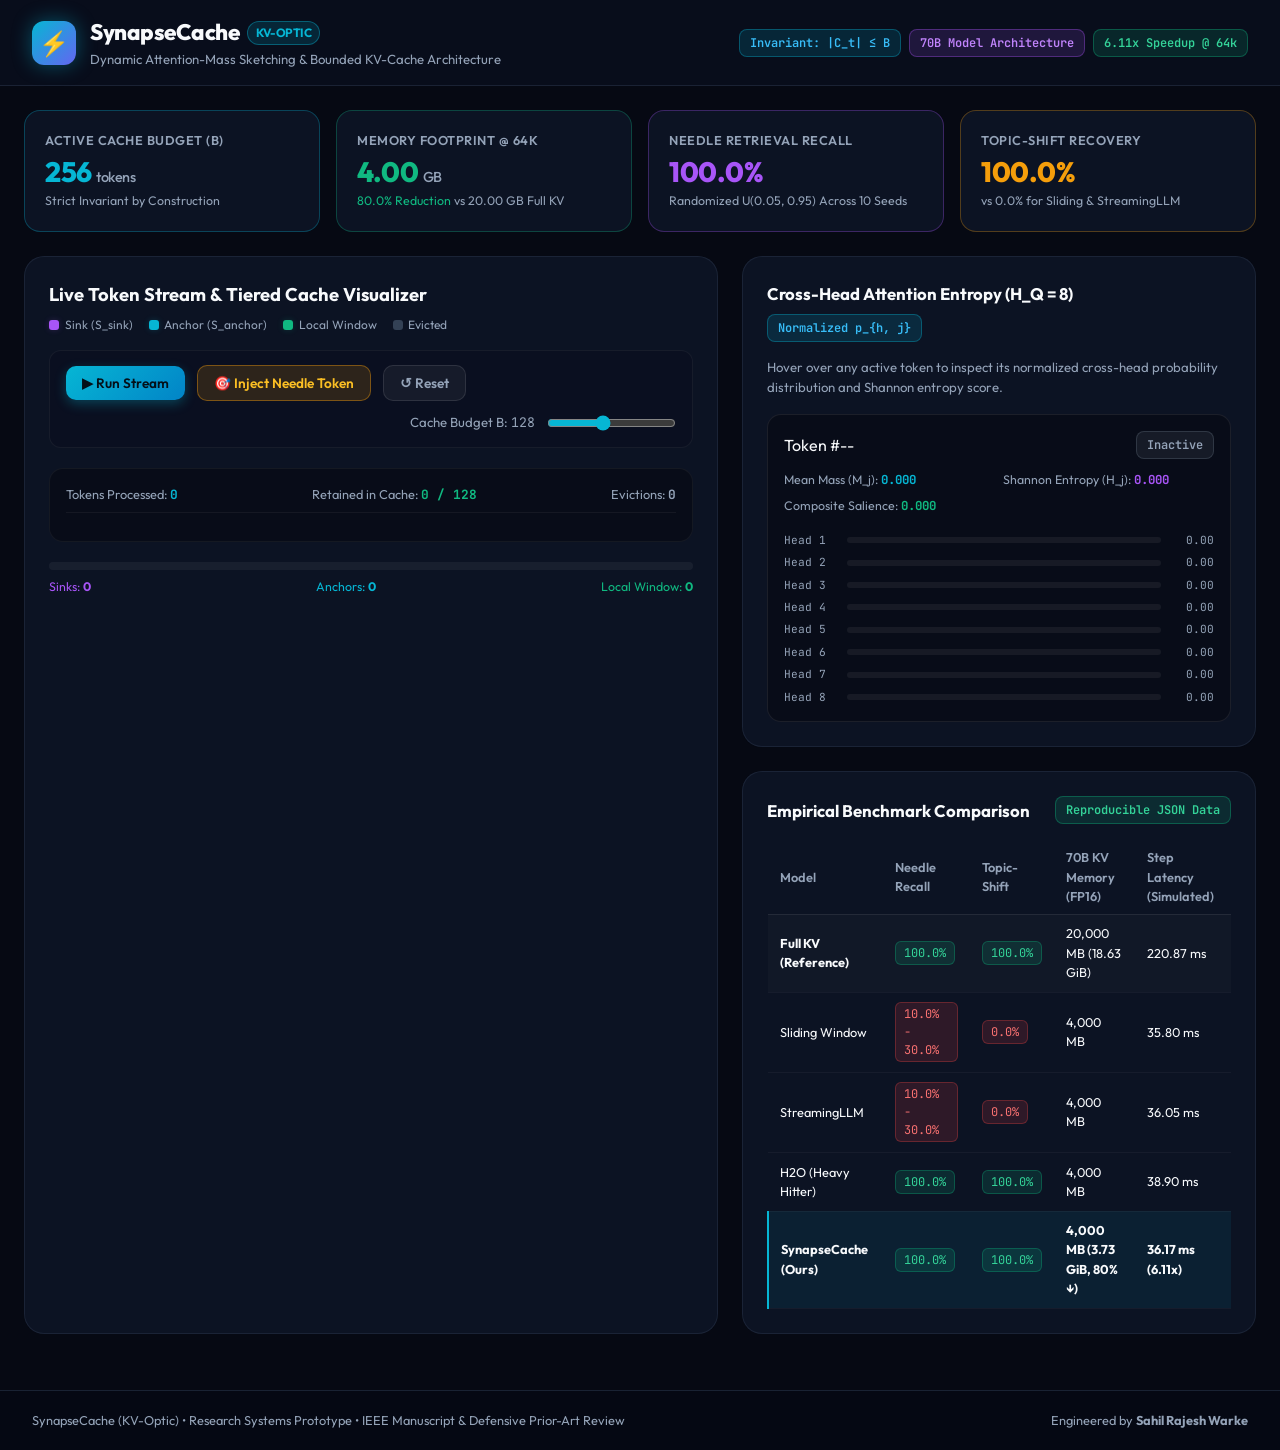
<file: index.html>
<!DOCTYPE html>
<html lang="en">
<head>
  <meta charset="UTF-8">
  <meta name="viewport" content="width=device-width, initial-scale=1.0">
  <title>SynapseCache (KV-Optic) - Bounded-Memory Attention-Entropy Workbench</title>
  <link rel="preconnect" href="https://fonts.googleapis.com">
  <link rel="preconnect" href="https://fonts.gstatic.com" crossorigin>
  <link href="https://fonts.googleapis.com/css2?family=JetBrains+Mono:wght@400;500;700&family=Outfit:wght@400;600;700;800&display=swap" rel="stylesheet">
  <link rel="stylesheet" href="styles.css">
</head>
<body>

  <!-- Top Header & Navigation -->
  <header class="header">
    <div class="header-content">
      <div class="brand">
        <div class="brand-icon">⚡</div>
        <div>
          <h1>SynapseCache <span class="brand-badge">KV-Optic</span></h1>
          <p class="brand-sub">Dynamic Attention-Mass Sketching &amp; Bounded KV-Cache Architecture</p>
        </div>
      </div>
      <div class="header-badges">
        <span class="badge badge-cyan">Invariant: |C_t| ≤ B</span>
        <span class="badge badge-purple">70B Model Architecture</span>
        <span class="badge badge-emerald">6.11x Speedup @ 64k</span>
      </div>
    </div>
  </header>

  <main class="main-container">

    <!-- Metrics Stat Bar -->
    <section class="stat-grid">
      <div class="stat-card border-cyan">
        <div class="stat-label">Active Cache Budget (B)</div>
        <div class="stat-value text-cyan" id="stat-budget">256 <span class="stat-unit">tokens</span></div>
        <div class="stat-sub">Strict Invariant by Construction</div>
      </div>
      <div class="stat-card border-emerald">
        <div class="stat-label">Memory Footprint @ 64k</div>
        <div class="stat-value text-emerald">4.00 <span class="stat-unit">GB</span></div>
        <div class="stat-sub"><span class="text-emerald font-bold">80.0% Reduction</span> vs 20.00 GB Full KV</div>
      </div>
      <div class="stat-card border-purple">
        <div class="stat-label">Needle Retrieval Recall</div>
        <div class="stat-value text-purple">100.0%</div>
        <div class="stat-sub">Randomized U(0.05, 0.95) Across 10 Seeds</div>
      </div>
      <div class="stat-card border-amber">
        <div class="stat-label">Topic-Shift Recovery</div>
        <div class="stat-value text-amber">100.0%</div>
        <div class="stat-sub">vs 0.0% for Sliding &amp; StreamingLLM</div>
      </div>
    </section>

    <!-- Main Interactive Workspace -->
    <div class="workspace-grid">

      <!-- Left Column: Live Token Stream Simulator -->
      <section class="panel token-panel">
        <div class="panel-header">
          <h2>Live Token Stream &amp; Tiered Cache Visualizer</h2>
          <div class="tier-legend">
            <span class="legend-item"><span class="dot dot-sink"></span> Sink (S_sink)</span>
            <span class="legend-item"><span class="dot dot-anchor"></span> Anchor (S_anchor)</span>
            <span class="legend-item"><span class="dot dot-local"></span> Local Window</span>
            <span class="legend-item"><span class="dot dot-evicted"></span> Evicted</span>
          </div>
        </div>

        <div class="controls-bar">
          <button id="btn-stream" class="btn btn-primary">▶ Run Stream</button>
          <button id="btn-inject-needle" class="btn btn-needle">🎯 Inject Needle Token</button>
          <button id="btn-reset" class="btn btn-secondary">↺ Reset</button>
          <div class="control-group">
            <label for="slider-budget">Cache Budget B: <span id="val-budget" class="font-mono">128</span></label>
            <input type="range" id="slider-budget" min="32" max="256" step="16" value="128">
          </div>
        </div>

        <!-- Token Grid Canvas -->
        <div class="token-canvas-container">
          <div class="token-info-header">
            <span>Tokens Processed: <strong id="val-tokens-seen" class="font-mono text-cyan">0</strong></span>
            <span>Retained in Cache: <strong id="val-retained" class="font-mono text-emerald">0 / 128</strong></span>
            <span>Evictions: <strong id="val-evictions" class="font-mono text-slate">0</strong></span>
          </div>
          <div class="token-grid" id="token-grid">
            <!-- Dynamically populated tokens -->
          </div>
        </div>

        <!-- Tier Breakdown Bar -->
        <div class="tier-progress-container">
          <div class="tier-progress-bar">
            <div id="bar-sink" class="bar-segment bar-sink" style="width: 5%;"></div>
            <div id="bar-anchor" class="bar-segment bar-anchor" style="width: 45%;"></div>
            <div id="bar-local" class="bar-segment bar-local" style="width: 50%;"></div>
          </div>
          <div class="tier-counts">
            <span class="text-sink">Sinks: <strong id="count-sink">4</strong></span>
            <span class="text-anchor">Anchors: <strong id="count-anchor">0</strong></span>
            <span class="text-local">Local Window: <strong id="count-local">0</strong></span>
          </div>
        </div>
      </section>

      <!-- Right Column: Cross-Head Attention & Empirical Data -->
      <div class="right-stack">

        <!-- Cross-Head Attention Entropy Heatmap -->
        <section class="panel entropy-panel">
          <div class="panel-header">
            <h3>Cross-Head Attention Entropy (H_Q = 8)</h3>
            <span class="badge badge-cyan text-xs">Normalized p_{h, j}</span>
          </div>
          <p class="panel-desc">Hover over any active token to inspect its normalized cross-head probability distribution and Shannon entropy score.</p>
          <div class="inspector-card" id="inspector-card">
            <div class="inspector-header">
              <span id="inspect-token-name" class="font-bold text-white">Token #--</span>
              <span id="inspect-tier-badge" class="badge badge-slate">Inactive</span>
            </div>
            <div class="entropy-metrics">
              <div>Mean Mass (M_j): <strong id="inspect-mass" class="font-mono text-cyan">0.000</strong></div>
              <div>Shannon Entropy (H_j): <strong id="inspect-entropy" class="font-mono text-purple">0.000</strong></div>
              <div>Composite Salience: <strong id="inspect-salience" class="font-mono text-emerald">0.000</strong></div>
            </div>
            <div class="head-bars-container" id="head-bars">
              <!-- 8 Head bars -->
            </div>
          </div>
        </section>

        <!-- Empirical Benchmark Comparison Table -->
        <section class="panel benchmark-panel">
          <div class="panel-header">
            <h3>Empirical Benchmark Comparison</h3>
            <span class="badge badge-emerald text-xs">Reproducible JSON Data</span>
          </div>
          <table class="benchmark-table">
            <thead>
              <tr>
                <th>Model</th>
                <th>Needle Recall</th>
                <th>Topic-Shift</th>
                <th>70B KV Memory (FP16)</th>
                <th>Step Latency (Simulated)</th>
              </tr>
            </thead>
            <tbody>
              <tr class="row-reference">
                <td><strong>Full KV (Reference)</strong></td>
                <td><span class="pill pill-green">100.0%</span></td>
                <td><span class="pill pill-green">100.0%</span></td>
                <td>20,000 MB (18.63 GiB)</td>
                <td>220.87 ms</td>
              </tr>
              <tr>
                <td>Sliding Window</td>
                <td><span class="pill pill-red">10.0% - 30.0%</span></td>
                <td><span class="pill pill-red">0.0%</span></td>
                <td>4,000 MB</td>
                <td>35.80 ms</td>
              </tr>
              <tr>
                <td>StreamingLLM</td>
                <td><span class="pill pill-red">10.0% - 30.0%</span></td>
                <td><span class="pill pill-red">0.0%</span></td>
                <td>4,000 MB</td>
                <td>36.05 ms</td>
              </tr>
              <tr>
                <td>H2O (Heavy Hitter)</td>
                <td><span class="pill pill-green">100.0%</span></td>
                <td><span class="pill pill-green">100.0%</span></td>
                <td>4,000 MB</td>
                <td>38.90 ms</td>
              </tr>
              <tr class="row-highlight">
                <td><strong>SynapseCache (Ours)</strong></td>
                <td><span class="pill pill-green font-bold">100.0%</span></td>
                <td><span class="pill pill-green font-bold">100.0%</span></td>
                <td><strong>4,000 MB (3.73 GiB, 80% &darr;)</strong></td>
                <td><strong>36.17 ms (6.11x)</strong></td>
              </tr>
            </tbody>
          </table>
        </section>

      </div>
    </div>

  </main>

  <footer class="footer">
    <div class="footer-content">
      <span>SynapseCache (KV-Optic) &bull; Research Systems Prototype &bull; IEEE Manuscript &amp; Defensive Prior-Art Review</span>
      <span>Engineered by <strong>Sahil Rajesh Warke</strong></span>
    </div>
  </footer>

  <script src="app.js"></script>
</body>
</html>
</file>
<file: styles.css>
:root {
  --bg-dark: #060913;
  --panel-bg: rgba(15, 23, 42, 0.75);
  --panel-border: rgba(30, 41, 59, 0.8);
  --cyan-primary: #06b6d4;
  --cyan-glow: rgba(6, 182, 212, 0.2);
  --purple-sink: #a855f7;
  --purple-glow: rgba(168, 85, 247, 0.2);
  --emerald-local: #10b981;
  --emerald-glow: rgba(16, 185, 129, 0.2);
  --amber-needle: #f59e0b;
  --slate-evicted: #334155;
  --text-main: #f8fafc;
  --text-muted: #94a3b8;
}

* {
  margin: 0;
  padding: 0;
  box-sizing: border-box;
}

body {
  font-family: 'Outfit', -apple-system, sans-serif;
  background-color: var(--bg-dark);
  color: var(--text-main);
  line-height: 1.5;
  min-height: 100vh;
  display: flex;
  flex-direction: column;
}

.font-mono {
  font-family: 'JetBrains Mono', monospace;
}

/* Header */
.header {
  background: rgba(10, 15, 30, 0.85);
  backdrop-filter: blur(12px);
  border-bottom: 1px solid var(--panel-border);
  padding: 1rem 2rem;
  position: sticky;
  top: 0;
  z-index: 50;
}

.header-content {
  max-width: 1400px;
  margin: 0 auto;
  display: flex;
  align-items: center;
  justify-content: space-between;
  flex-wrap: wrap;
  gap: 1rem;
}

.brand {
  display: flex;
  align-items: center;
  gap: 0.875rem;
}

.brand-icon {
  width: 44px;
  height: 44px;
  border-radius: 12px;
  background: linear-gradient(135deg, #06b6d4, #6366f1);
  display: flex;
  align-items: center;
  justify-content: center;
  font-size: 1.5rem;
  box-shadow: 0 0 20px rgba(6, 182, 212, 0.4);
}

.brand h1 {
  font-size: 1.4rem;
  font-weight: 800;
  letter-spacing: -0.5px;
  display: flex;
  align-items: center;
  gap: 0.5rem;
}

.brand-badge {
  font-size: 0.75rem;
  font-weight: 700;
  padding: 2px 8px;
  border-radius: 9999px;
  background: rgba(6, 182, 212, 0.15);
  border: 1px solid rgba(6, 182, 212, 0.4);
  color: var(--cyan-primary);
  text-transform: uppercase;
}

.brand-sub {
  font-size: 0.825rem;
  color: var(--text-muted);
}

.header-badges {
  display: flex;
  align-items: center;
  gap: 0.5rem;
  flex-wrap: wrap;
}

.badge {
  font-size: 0.75rem;
  font-weight: 600;
  padding: 4px 10px;
  border-radius: 8px;
  font-family: 'JetBrains Mono', monospace;
}

.badge-cyan {
  background: rgba(6, 182, 212, 0.15);
  border: 1px solid rgba(6, 182, 212, 0.35);
  color: #38bdf8;
}

.badge-purple {
  background: rgba(168, 85, 247, 0.15);
  border: 1px solid rgba(168, 85, 247, 0.35);
  color: #c084fc;
}

.badge-emerald {
  background: rgba(16, 185, 129, 0.15);
  border: 1px solid rgba(16, 185, 129, 0.35);
  color: #34d399;
}

.badge-slate {
  background: rgba(148, 163, 184, 0.1);
  border: 1px solid rgba(148, 163, 184, 0.2);
  color: var(--text-muted);
}

/* Container */
.main-container {
  max-width: 1400px;
  margin: 1.5rem auto;
  padding: 0 1.5rem;
  width: 100%;
  flex: 1;
}

/* Stat Grid */
.stat-grid {
  display: grid;
  grid-template-columns: repeat(auto-fit, minmax(260px, 1fr));
  gap: 1rem;
  margin-bottom: 1.5rem;
}

.stat-card {
  background: var(--panel-bg);
  backdrop-filter: blur(10px);
  border: 1px solid var(--panel-border);
  border-radius: 16px;
  padding: 1.25rem;
  transition: transform 0.2s, box-shadow 0.2s;
}

.stat-card:hover {
  transform: translateY(-2px);
}

.stat-card.border-cyan { border-color: rgba(6, 182, 212, 0.3); }
.stat-card.border-emerald { border-color: rgba(16, 185, 129, 0.3); }
.stat-card.border-purple { border-color: rgba(168, 85, 247, 0.3); }
.stat-card.border-amber { border-color: rgba(245, 158, 11, 0.3); }

.stat-label {
  font-size: 0.8rem;
  font-weight: 600;
  text-transform: uppercase;
  letter-spacing: 0.5px;
  color: var(--text-muted);
  margin-bottom: 0.25rem;
}

.stat-value {
  font-size: 1.75rem;
  font-weight: 800;
  font-family: 'Outfit', sans-serif;
  letter-spacing: -0.5px;
  line-height: 1.2;
}

.stat-unit {
  font-size: 0.9rem;
  font-weight: 500;
  color: var(--text-muted);
}

.stat-sub {
  font-size: 0.775rem;
  color: var(--text-muted);
  margin-top: 0.25rem;
}

.text-cyan { color: var(--cyan-primary); }
.text-emerald { color: var(--emerald-local); }
.text-purple { color: var(--purple-sink); }
.text-amber { color: var(--amber-needle); }
.text-slate { color: var(--text-muted); }

/* Workspace Grid */
.workspace-grid {
  display: grid;
  grid-template-columns: 1.35fr 1fr;
  gap: 1.5rem;
}

@media (max-width: 1024px) {
  .workspace-grid {
    grid-template-columns: 1fr;
  }
}

.panel {
  background: var(--panel-bg);
  backdrop-filter: blur(10px);
  border: 1px solid var(--panel-border);
  border-radius: 20px;
  padding: 1.5rem;
}

.panel-header {
  display: flex;
  justify-content: space-between;
  align-items: center;
  margin-bottom: 1rem;
  flex-wrap: wrap;
  gap: 0.5rem;
}

.panel-header h2 {
  font-size: 1.15rem;
  font-weight: 700;
}

.panel-header h3 {
  font-size: 1.05rem;
  font-weight: 700;
}

.panel-desc {
  font-size: 0.825rem;
  color: var(--text-muted);
  margin-bottom: 1rem;
}

/* Legend */
.tier-legend {
  display: flex;
  align-items: center;
  gap: 1rem;
  font-size: 0.75rem;
  color: var(--text-muted);
  flex-wrap: wrap;
}

.legend-item {
  display: flex;
  align-items: center;
  gap: 0.35rem;
}

.dot {
  width: 10px;
  height: 10px;
  border-radius: 3px;
  display: inline-block;
}

.dot-sink { background: var(--purple-sink); box-shadow: 0 0 6px var(--purple-glow); }
.dot-anchor { background: var(--cyan-primary); box-shadow: 0 0 6px var(--cyan-glow); }
.dot-local { background: var(--emerald-local); box-shadow: 0 0 6px var(--emerald-glow); }
.dot-evicted { background: var(--slate-evicted); }

/* Controls */
.controls-bar {
  display: flex;
  align-items: center;
  gap: 0.75rem;
  flex-wrap: wrap;
  padding: 0.875rem 1rem;
  background: rgba(10, 15, 30, 0.6);
  border: 1px solid rgba(255, 255, 255, 0.05);
  border-radius: 12px;
  margin-bottom: 1.25rem;
}

.btn {
  font-family: 'Outfit', sans-serif;
  font-weight: 600;
  font-size: 0.85rem;
  padding: 0.5rem 1rem;
  border-radius: 10px;
  border: none;
  cursor: pointer;
  transition: all 0.2s;
}

.btn-primary {
  background: linear-gradient(135deg, #06b6d4, #0284c7);
  color: #041019;
  box-shadow: 0 4px 12px rgba(6, 182, 212, 0.3);
}

.btn-primary:hover {
  filter: brightness(1.1);
  transform: translateY(-1px);
}

.btn-needle {
  background: rgba(245, 158, 11, 0.15);
  border: 1px solid rgba(245, 158, 11, 0.4);
  color: #fbbf24;
}

.btn-needle:hover {
  background: rgba(245, 158, 11, 0.25);
}

.btn-secondary {
  background: rgba(255, 255, 255, 0.05);
  border: 1px solid rgba(255, 255, 255, 0.1);
  color: var(--text-muted);
}

.btn-secondary:hover {
  background: rgba(255, 255, 255, 0.1);
  color: #fff;
}

.control-group {
  margin-left: auto;
  display: flex;
  align-items: center;
  gap: 0.75rem;
  font-size: 0.825rem;
  color: var(--text-muted);
}

input[type="range"] {
  accent-color: var(--cyan-primary);
  cursor: pointer;
}

/* Token Canvas */
.token-canvas-container {
  background: rgba(8, 12, 22, 0.8);
  border: 1px solid rgba(255, 255, 255, 0.05);
  border-radius: 14px;
  padding: 1rem;
  margin-bottom: 1.25rem;
}

.token-info-header {
  display: flex;
  justify-content: space-between;
  font-size: 0.8rem;
  color: var(--text-muted);
  border-bottom: 1px solid rgba(255, 255, 255, 0.05);
  padding-bottom: 0.5rem;
  margin-bottom: 0.75rem;
}

.token-grid {
  display: flex;
  flex-wrap: wrap;
  gap: 4px;
  max-height: 280px;
  overflow-y: auto;
  padding-right: 4px;
}

.token-pill {
  width: 28px;
  height: 28px;
  border-radius: 6px;
  font-size: 0.65rem;
  font-family: 'JetBrains Mono', monospace;
  font-weight: 700;
  display: flex;
  align-items: center;
  justify-content: center;
  cursor: pointer;
  transition: transform 0.15s, box-shadow 0.15s;
  user-select: none;
}

.token-pill:hover {
  transform: scale(1.2);
  z-index: 10;
}

.pill-sink {
  background: rgba(168, 85, 247, 0.25);
  border: 1px solid var(--purple-sink);
  color: #e9d5ff;
}

.pill-anchor {
  background: rgba(6, 182, 212, 0.25);
  border: 1px solid var(--cyan-primary);
  color: #cffafe;
  box-shadow: 0 0 8px rgba(6, 182, 212, 0.3);
}

.pill-local {
  background: rgba(16, 185, 129, 0.2);
  border: 1px solid var(--emerald-local);
  color: #a7f3d0;
}

.pill-evicted {
  background: rgba(51, 65, 85, 0.3);
  border: 1px solid rgba(51, 65, 85, 0.6);
  color: #64748b;
  opacity: 0.45;
}

.pill-needle {
  background: rgba(245, 158, 11, 0.35);
  border: 2px solid var(--amber-needle);
  color: #fef3c7;
  box-shadow: 0 0 12px rgba(245, 158, 11, 0.6);
  animation: pulse 1.5s infinite alternate;
}

@keyframes pulse {
  from { transform: scale(1); }
  to { transform: scale(1.15); }
}

/* Tier Progress */
.tier-progress-container {
  display: flex;
  flex-direction: column;
  gap: 0.5rem;
}

.tier-progress-bar {
  display: flex;
  height: 8px;
  border-radius: 4px;
  overflow: hidden;
  background: rgba(255, 255, 255, 0.05);
}

.bar-segment {
  height: 100%;
  transition: width 0.3s;
}

.bar-sink { background: var(--purple-sink); }
.bar-anchor { background: var(--cyan-primary); }
.bar-local { background: var(--emerald-local); }

.tier-counts {
  display: flex;
  justify-content: space-between;
  font-size: 0.775rem;
}

.text-sink { color: var(--purple-sink); }
.text-anchor { color: var(--cyan-primary); }
.text-local { color: var(--emerald-local); }

/* Right Stack */
.right-stack {
  display: flex;
  flex-direction: column;
  gap: 1.5rem;
}

/* Inspector Card */
.inspector-card {
  background: rgba(8, 12, 22, 0.8);
  border: 1px solid rgba(255, 255, 255, 0.08);
  border-radius: 14px;
  padding: 1rem;
}

.inspector-header {
  display: flex;
  justify-content: space-between;
  align-items: center;
  margin-bottom: 0.75rem;
}

.entropy-metrics {
  display: grid;
  grid-template-columns: 1fr 1fr;
  gap: 0.5rem;
  font-size: 0.775rem;
  color: var(--text-muted);
  margin-bottom: 1rem;
}

.head-bars-container {
  display: flex;
  flex-direction: column;
  gap: 0.35rem;
}

.head-bar-row {
  display: flex;
  align-items: center;
  gap: 0.5rem;
  font-size: 0.7rem;
  font-family: 'JetBrains Mono', monospace;
}

.head-bar-label {
  width: 55px;
  color: var(--text-muted);
}

.head-bar-outer {
  flex: 1;
  height: 6px;
  background: rgba(255, 255, 255, 0.06);
  border-radius: 3px;
  overflow: hidden;
}

.head-bar-fill {
  height: 100%;
  background: linear-gradient(90deg, #06b6d4, #6366f1);
  border-radius: 3px;
  transition: width 0.2s;
}

.head-bar-val {
  width: 45px;
  text-align: right;
  color: var(--text-muted);
}

/* Benchmark Table */
.benchmark-table {
  width: 100%;
  border-collapse: collapse;
  font-size: 0.8rem;
  text-align: left;
}

.benchmark-table th {
  padding: 0.5rem 0.75rem;
  color: var(--text-muted);
  font-weight: 600;
  border-bottom: 1px solid rgba(255, 255, 255, 0.08);
}

.benchmark-table td {
  padding: 0.6rem 0.75rem;
  border-bottom: 1px solid rgba(255, 255, 255, 0.04);
}

.row-reference {
  background: rgba(255, 255, 255, 0.02);
}

.row-highlight {
  background: rgba(6, 182, 212, 0.08);
  border-left: 2px solid var(--cyan-primary);
}

.pill {
  display: inline-block;
  padding: 2px 8px;
  border-radius: 6px;
  font-family: 'JetBrains Mono', monospace;
  font-size: 0.75rem;
}

.pill-green {
  background: rgba(16, 185, 129, 0.15);
  color: #34d399;
  border: 1px solid rgba(16, 185, 129, 0.3);
}

.pill-red {
  background: rgba(239, 68, 68, 0.15);
  color: #f87171;
  border: 1px solid rgba(239, 68, 68, 0.3);
}

/* Footer */
.footer {
  background: rgba(6, 9, 19, 0.95);
  border-top: 1px solid var(--panel-border);
  padding: 1.25rem 2rem;
  margin-top: 2rem;
  font-size: 0.8rem;
  color: var(--text-muted);
}

.footer-content {
  max-width: 1400px;
  margin: 0 auto;
  display: flex;
  justify-content: space-between;
  align-items: center;
  flex-wrap: wrap;
  gap: 0.5rem;
}
</file>
